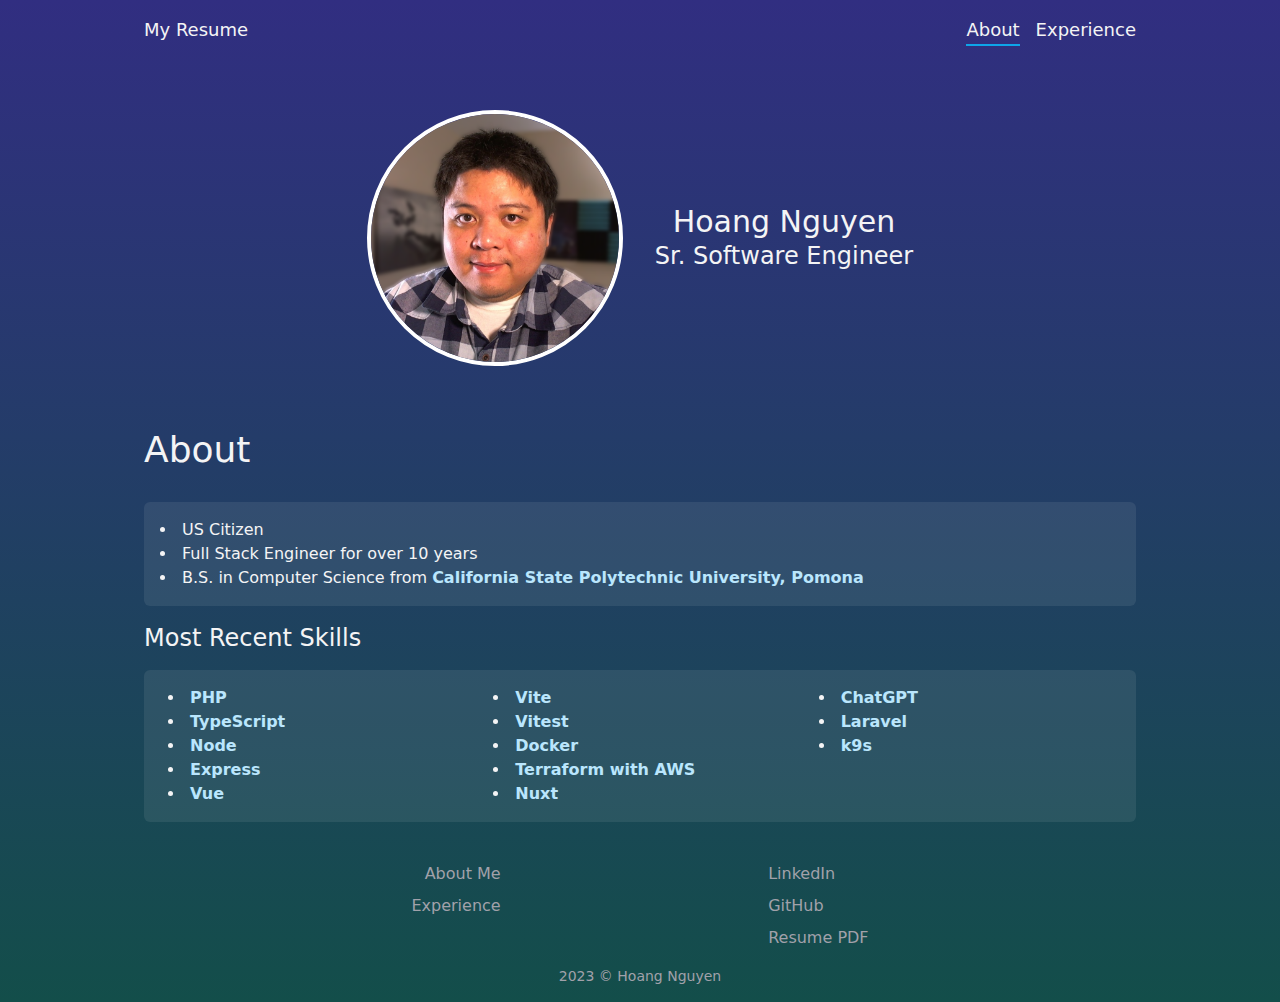
<file: index.html>
<!DOCTYPE html>
<html >
<head><meta charset="utf-8">
<meta name="viewport" content="width=device-width, initial-scale=1">
<title>My Resume - About</title>
<meta name="description" content="Hoang Nguyen's resume, skills, and education">
<meta property="og:title" content="My Resume - About">
<meta property="og:description" content="Hoang Nguyen's resume, skills, and education">
<link rel="preload" as="fetch" crossorigin="anonymous" href="/_payload.json">
<style>/*! tailwindcss v3.3.3 | MIT License | https://tailwindcss.com*/*,:after,:before{border:0 solid #e5e7eb;box-sizing:border-box}:after,:before{--tw-content:""}html{-webkit-text-size-adjust:100%;font-feature-settings:normal;font-family:ui-sans-serif,system-ui,-apple-system,BlinkMacSystemFont,Segoe UI,Roboto,Helvetica Neue,Arial,Noto Sans,sans-serif,Apple Color Emoji,Segoe UI Emoji,Segoe UI Symbol,Noto Color Emoji;font-variation-settings:normal;line-height:1.5;tab-size:4}body{line-height:inherit;margin:0}hr{border-top-width:1px;color:inherit;height:0}abbr:where([title]){-webkit-text-decoration:underline dotted;text-decoration:underline dotted}h1,h2,h3,h4,h5,h6{font-size:inherit;font-weight:inherit}a{color:inherit;text-decoration:inherit}b,strong{font-weight:bolder}code,kbd,pre,samp{font-family:ui-monospace,SFMono-Regular,Menlo,Monaco,Consolas,Liberation Mono,Courier New,monospace;font-size:1em}small{font-size:80%}sub,sup{font-size:75%;line-height:0;position:relative;vertical-align:baseline}sub{bottom:-.25em}sup{top:-.5em}table{border-collapse:collapse;border-color:inherit;text-indent:0}button,input,optgroup,select,textarea{font-feature-settings:inherit;color:inherit;font-family:inherit;font-size:100%;font-variation-settings:inherit;font-weight:inherit;line-height:inherit;margin:0;padding:0}button,select{text-transform:none}[type=button],[type=reset],[type=submit],button{-webkit-appearance:button;background-color:transparent;background-image:none}:-moz-focusring{outline:auto}:-moz-ui-invalid{box-shadow:none}progress{vertical-align:baseline}::-webkit-inner-spin-button,::-webkit-outer-spin-button{height:auto}[type=search]{-webkit-appearance:textfield;outline-offset:-2px}::-webkit-search-decoration{-webkit-appearance:none}::-webkit-file-upload-button{-webkit-appearance:button;font:inherit}summary{display:list-item}blockquote,dd,dl,figure,h1,h2,h3,h4,h5,h6,hr,p,pre{margin:0}fieldset{margin:0}fieldset,legend{padding:0}menu,ol,ul{list-style:none;margin:0;padding:0}dialog{padding:0}textarea{resize:vertical}input::placeholder,textarea::placeholder{color:#9ca3af;opacity:1}[role=button],button{cursor:pointer}:disabled{cursor:default}audio,canvas,embed,iframe,img,object,svg,video{display:block;vertical-align:middle}img,video{height:auto;max-width:100%}[hidden]{display:none}*,:after,:before{--tw-border-spacing-x:0;--tw-border-spacing-y:0;--tw-translate-x:0;--tw-translate-y:0;--tw-rotate:0;--tw-skew-x:0;--tw-skew-y:0;--tw-scale-x:1;--tw-scale-y:1;--tw-pan-x: ;--tw-pan-y: ;--tw-pinch-zoom: ;--tw-scroll-snap-strictness:proximity;--tw-gradient-from-position: ;--tw-gradient-via-position: ;--tw-gradient-to-position: ;--tw-ordinal: ;--tw-slashed-zero: ;--tw-numeric-figure: ;--tw-numeric-spacing: ;--tw-numeric-fraction: ;--tw-ring-inset: ;--tw-ring-offset-width:0px;--tw-ring-offset-color:#fff;--tw-ring-color:rgba(59,130,246,.5);--tw-ring-offset-shadow:0 0 #0000;--tw-ring-shadow:0 0 #0000;--tw-shadow:0 0 #0000;--tw-shadow-colored:0 0 #0000;--tw-blur: ;--tw-brightness: ;--tw-contrast: ;--tw-grayscale: ;--tw-hue-rotate: ;--tw-invert: ;--tw-saturate: ;--tw-sepia: ;--tw-drop-shadow: ;--tw-backdrop-blur: ;--tw-backdrop-brightness: ;--tw-backdrop-contrast: ;--tw-backdrop-grayscale: ;--tw-backdrop-hue-rotate: ;--tw-backdrop-invert: ;--tw-backdrop-opacity: ;--tw-backdrop-saturate: ;--tw-backdrop-sepia: }::backdrop{--tw-border-spacing-x:0;--tw-border-spacing-y:0;--tw-translate-x:0;--tw-translate-y:0;--tw-rotate:0;--tw-skew-x:0;--tw-skew-y:0;--tw-scale-x:1;--tw-scale-y:1;--tw-pan-x: ;--tw-pan-y: ;--tw-pinch-zoom: ;--tw-scroll-snap-strictness:proximity;--tw-gradient-from-position: ;--tw-gradient-via-position: ;--tw-gradient-to-position: ;--tw-ordinal: ;--tw-slashed-zero: ;--tw-numeric-figure: ;--tw-numeric-spacing: ;--tw-numeric-fraction: ;--tw-ring-inset: ;--tw-ring-offset-width:0px;--tw-ring-offset-color:#fff;--tw-ring-color:rgba(59,130,246,.5);--tw-ring-offset-shadow:0 0 #0000;--tw-ring-shadow:0 0 #0000;--tw-shadow:0 0 #0000;--tw-shadow-colored:0 0 #0000;--tw-blur: ;--tw-brightness: ;--tw-contrast: ;--tw-grayscale: ;--tw-hue-rotate: ;--tw-invert: ;--tw-saturate: ;--tw-sepia: ;--tw-drop-shadow: ;--tw-backdrop-blur: ;--tw-backdrop-brightness: ;--tw-backdrop-contrast: ;--tw-backdrop-grayscale: ;--tw-backdrop-hue-rotate: ;--tw-backdrop-invert: ;--tw-backdrop-opacity: ;--tw-backdrop-saturate: ;--tw-backdrop-sepia: }.m-4{margin:1rem}.mx-auto{margin-left:auto;margin-right:auto}.my-4{margin-bottom:1rem;margin-top:1rem}.my-8{margin-top:2rem}.mb-8,.my-8{margin-bottom:2rem}.mt-4{margin-top:1rem}.mt-8{margin-top:2rem}.flex{display:flex}.h-48{height:12rem}.min-h-\[300px\]{min-height:300px}.min-h-screen{min-height:100vh}.w-48{width:12rem}.max-w-5xl{max-width:64rem}.list-inside{list-style-position:inside}.list-disc{list-style-type:disc}.columns-2{column-count:2}.flex-col{flex-direction:column}.items-center{align-items:center}.justify-center{justify-content:center}.justify-between{justify-content:space-between}.gap-2{gap:.5rem}.gap-4{gap:1rem}.gap-8{gap:2rem}.rounded-full{border-radius:9999px}.rounded-md{border-radius:.375rem}.border-2{border-width:2px}.border-b-2{border-bottom-width:2px}.border-sky-500{--tw-border-opacity:1;border-color:rgb(14 165 233/var(--tw-border-opacity))}.border-white{--tw-border-opacity:1;border-color:rgb(255 255 255/var(--tw-border-opacity))}.bg-gray-300{--tw-bg-opacity:1;background-color:rgb(209 213 219/var(--tw-bg-opacity))}.bg-gray-300\/10{background-color:rgba(209,213,219,.1)}.bg-opacity-10{--tw-bg-opacity:0.1}.bg-gradient-to-t{background-image:linear-gradient(to top,var(--tw-gradient-stops))}.from-teal-900{--tw-gradient-from:#134e4a var(--tw-gradient-from-position);--tw-gradient-to:rgba(19,78,74,0) var(--tw-gradient-to-position);--tw-gradient-stops:var(--tw-gradient-from),var(--tw-gradient-to)}.to-indigo-900{--tw-gradient-to:#312e81 var(--tw-gradient-to-position)}.p-4{padding:1rem}.pl-2{padding-left:.5rem}.pl-4{padding-left:1rem}.pl-8{padding-left:2rem}.pt-2{padding-top:.5rem}.pt-4{padding-top:1rem}.text-center{text-align:center}.-indent-8{text-indent:-2rem}.text-2xl{font-size:1.5rem;line-height:2rem}.text-lg{font-size:1.125rem;line-height:1.75rem}.text-sm{font-size:.875rem;line-height:1.25rem}.text-xl{font-size:1.25rem;line-height:1.75rem}.font-bold{font-weight:700}.text-sky-200{--tw-text-opacity:1;color:rgb(186 230 253/var(--tw-text-opacity))}.text-sky-500{--tw-text-opacity:1;color:rgb(14 165 233/var(--tw-text-opacity))}.text-zinc-100{--tw-text-opacity:1;color:rgb(244 244 245/var(--tw-text-opacity))}.text-zinc-400{--tw-text-opacity:1;color:rgb(161 161 170/var(--tw-text-opacity))}.underline{text-decoration-line:underline}.blur{--tw-blur:blur(8px)}.blur,.filter{filter:var(--tw-blur) var(--tw-brightness) var(--tw-contrast) var(--tw-grayscale) var(--tw-hue-rotate) var(--tw-invert) var(--tw-saturate) var(--tw-sepia) var(--tw-drop-shadow)}.transition{transition-duration:.15s;transition-property:color,background-color,border-color,text-decoration-color,fill,stroke,opacity,box-shadow,transform,filter,-webkit-backdrop-filter;transition-property:color,background-color,border-color,text-decoration-color,fill,stroke,opacity,box-shadow,transform,filter,backdrop-filter;transition-property:color,background-color,border-color,text-decoration-color,fill,stroke,opacity,box-shadow,transform,filter,backdrop-filter,-webkit-backdrop-filter;transition-timing-function:cubic-bezier(.4,0,.2,1)}.hover\:text-sky-500:hover{--tw-text-opacity:1;color:rgb(14 165 233/var(--tw-text-opacity))}@media (min-width:640px){.sm\:h-64{height:16rem}.sm\:w-64{width:16rem}.sm\:columns-3{column-count:3}.sm\:columns-4{column-count:4}.sm\:grid-cols-2{grid-template-columns:repeat(2,minmax(0,1fr))}.sm\:flex-row{flex-direction:row}.sm\:justify-evenly{justify-content:space-evenly}.sm\:border-4{border-width:4px}.sm\:text-left{text-align:left}.sm\:text-right{text-align:right}.sm\:text-2xl{font-size:1.5rem;line-height:2rem}.sm\:text-3xl{font-size:1.875rem;line-height:2.25rem}.sm\:text-4xl{font-size:2.25rem;line-height:2.5rem}.sm\:text-lg{font-size:1.125rem;line-height:1.75rem}}</style>
<style>.page-enter-active,.page-leave-active{transition:all .4s}.page-enter-from,.page-leave-to{filter:blur(1rem);opacity:0}</style>
<link rel="modulepreload" as="script" crossorigin href="/_nuxt/entry.130f2c2e.js">
<link rel="modulepreload" as="script" crossorigin href="/_nuxt/default.937ce254.js">
<link rel="modulepreload" as="script" crossorigin href="/_nuxt/nuxt-link.d68981b8.js">
<link rel="modulepreload" as="script" crossorigin href="/_nuxt/config.036deaa9.js">
<link rel="modulepreload" as="script" crossorigin href="/_nuxt/index.e5c090b8.js">
<link rel="modulepreload" as="script" crossorigin href="/_nuxt/PageTitle.vue.6eba6ed3.js">
<link rel="modulepreload" as="script" crossorigin href="/_nuxt/vue.f36acd1f.cd23743b.js">
<link rel="prefetch" as="script" crossorigin href="/_nuxt/error-404.7fd46784.js">
<link rel="prefetch" as="script" crossorigin href="/_nuxt/error-500.3273935d.js">
<script type="module" src="/_nuxt/entry.130f2c2e.js" crossorigin></script>
<script id="unhead:payload" type="application/json">{"title":"My Resume - About"}</script></head>
<body ><div id="__nuxt"><div class="min-h-screen bg-gradient-to-t from-teal-900 to-indigo-900 text-zinc-100"><div class="mx-auto max-w-5xl"><header class="text-md flex justify-between p-4 sm:text-lg"><h2>My Resume</h2><nav class="flex gap-4"><a aria-current="page" href="/" class="router-link-active router-link-exact-active hover:text-sky-500 border-b-2 border-sky-500">About</a><a href="/experience" class="hover:text-sky-500">Experience</a></nav></header><section class="mt-8 flex justify-center gap-8 p-4"><img src="/me_blur.png" alt="a picture of me" class="h-48 w-48 rounded-full border-2 border-white sm:h-64 sm:w-64 sm:border-4"><div class="flex flex-col items-center justify-center"><h3 class="text-xl sm:text-3xl">Hoang Nguyen</h3><h4 class="text-md sm:text-2xl">Sr. Software Engineer</h4></div></section><!--[--><main class="min-h-[300px] p-4"><h1 class="my-8 text-2xl sm:text-4xl">About</h1><section class="rounded-md bg-gray-300 bg-opacity-10 p-4"><ul class="list-inside list-disc pl-8 -indent-8"><!--[--><li>US Citizen</li><li>Full Stack Engineer for over 10 years</li><!--]--><li>B.S. in Computer Science from <a href="https://www.cpp.edu/" rel="noopener noreferrer" target="_blank" class="font-bold text-sky-200">California State Polytechnic University, Pomona</a></li></ul></section><h2 class="my-4 text-lg sm:text-2xl">Most Recent Skills</h2><section class="rounded-md bg-gray-300 bg-opacity-10 p-4 sm:columns-3"><ul class="list-inside list-disc pl-2"><!--[--><li><a href="https://phpunit.de/" rel="noopener noreferrer" target="_blank" class="font-bold text-sky-200">PHP</a></li><li><a href="https://typescriptlang.org/" rel="noopener noreferrer" target="_blank" class="font-bold text-sky-200">TypeScript</a></li><li><a href="https://nodejs.org/en" rel="noopener noreferrer" target="_blank" class="font-bold text-sky-200">Node</a></li><li><a href="https://expressjs.com/" rel="noopener noreferrer" target="_blank" class="font-bold text-sky-200">Express</a></li><li><a href="https://vuejs.org/" rel="noopener noreferrer" target="_blank" class="font-bold text-sky-200">Vue</a></li><li><a href="https://vitejs.dev/" rel="noopener noreferrer" target="_blank" class="font-bold text-sky-200">Vite</a></li><li><a href="https://vitest.dev/" rel="noopener noreferrer" target="_blank" class="font-bold text-sky-200">Vitest</a></li><li><a href="https://docker.com/" rel="noopener noreferrer" target="_blank" class="font-bold text-sky-200">Docker</a></li><li><a href="https://terraform.io/" rel="noopener noreferrer" target="_blank" class="font-bold text-sky-200">Terraform with AWS</a></li><li><a href="https://nuxt.com/" rel="noopener noreferrer" target="_blank" class="font-bold text-sky-200">Nuxt</a></li><li><a href="https://chat.openai.com" rel="noopener noreferrer" target="_blank" class="font-bold text-sky-200">ChatGPT</a></li><li><a href="https://laravel.com/" rel="noopener noreferrer" target="_blank" class="font-bold text-sky-200">Laravel</a></li><li><a href="https://k9scli.io/" rel="noopener noreferrer" target="_blank" class="font-bold text-sky-200">k9s</a></li><!--]--></ul></section></main><!--]--><footer class="flex flex-col p-4 text-zinc-400"><div class="flex flex-col sm:grid-cols-2 sm:flex-row sm:justify-evenly"><ul role="navigation" class="flex flex-col gap-2 pt-2 text-center sm:text-right"><li><a aria-current="page" href="/" class="router-link-active router-link-exact-active hover:text-sky-500">About Me</a></li><li><a href="/experience" class="hover:text-sky-500">Experience</a></li></ul><ul role="navigation" class="flex flex-col gap-2 pt-2 text-center sm:text-left"><li><a href="https://www.linkedin.com/in/hoangn/" rel="noopener noreferrer" target="_blank" class="hover:text-sky-500">LinkedIn</a></li><li><a href="https://github.com/mmxcrono" rel="noopener noreferrer" target="_blank" class="hover:text-sky-500">GitHub</a></li><li><a href="resume.pdf" rel="noopener noreferrer" target="_blank" class="hover:text-sky-500">Resume PDF</a></li></ul></div><p class="pt-4 text-center text-sm">2023 © Hoang Nguyen</p></footer></div></div></div><script type="application/json" id="__NUXT_DATA__" data-ssr="true" data-src="/_payload.json">[{"state":1,"_errors":14,"serverRendered":13,"path":17,"prerenderedAt":18},["Reactive",2],{"$ssite-config":3},{"_context":4,"url":9,"defaultLocale":10,"trailingSlash":11,"name":12,"indexable":13,"debug":11},{"url":5,"defaultLocale":6,"trailingSlash":6,"name":7,"indexable":8,"debug":5},"nuxt-site-config:config","defaults","package.json","system","https://mmxcrono.github.io/","en",false,"nuxt-app",true,["Reactive",15],{"F4ECVDPI80":16},null,"/",1723760163404]</script>
<script>window.__NUXT__={};window.__NUXT__.config={public:{"nuxt-site-config":{siteConfig:{_context:{defaultLocale:"defaults",trailingSlash:"defaults",name:"package.json",indexable:"system",debug:"nuxt-site-config:config",url:"nuxt-site-config:config"},defaultLocale:"en",trailingSlash:false,name:"nuxt-app",indexable:true,debug:false,url:"https://mmxcrono.github.io/"},version:"1.3.0"}},app:{baseURL:"/",buildAssetsDir:"/_nuxt/",cdnURL:""}}</script></body>
</html>
</file>
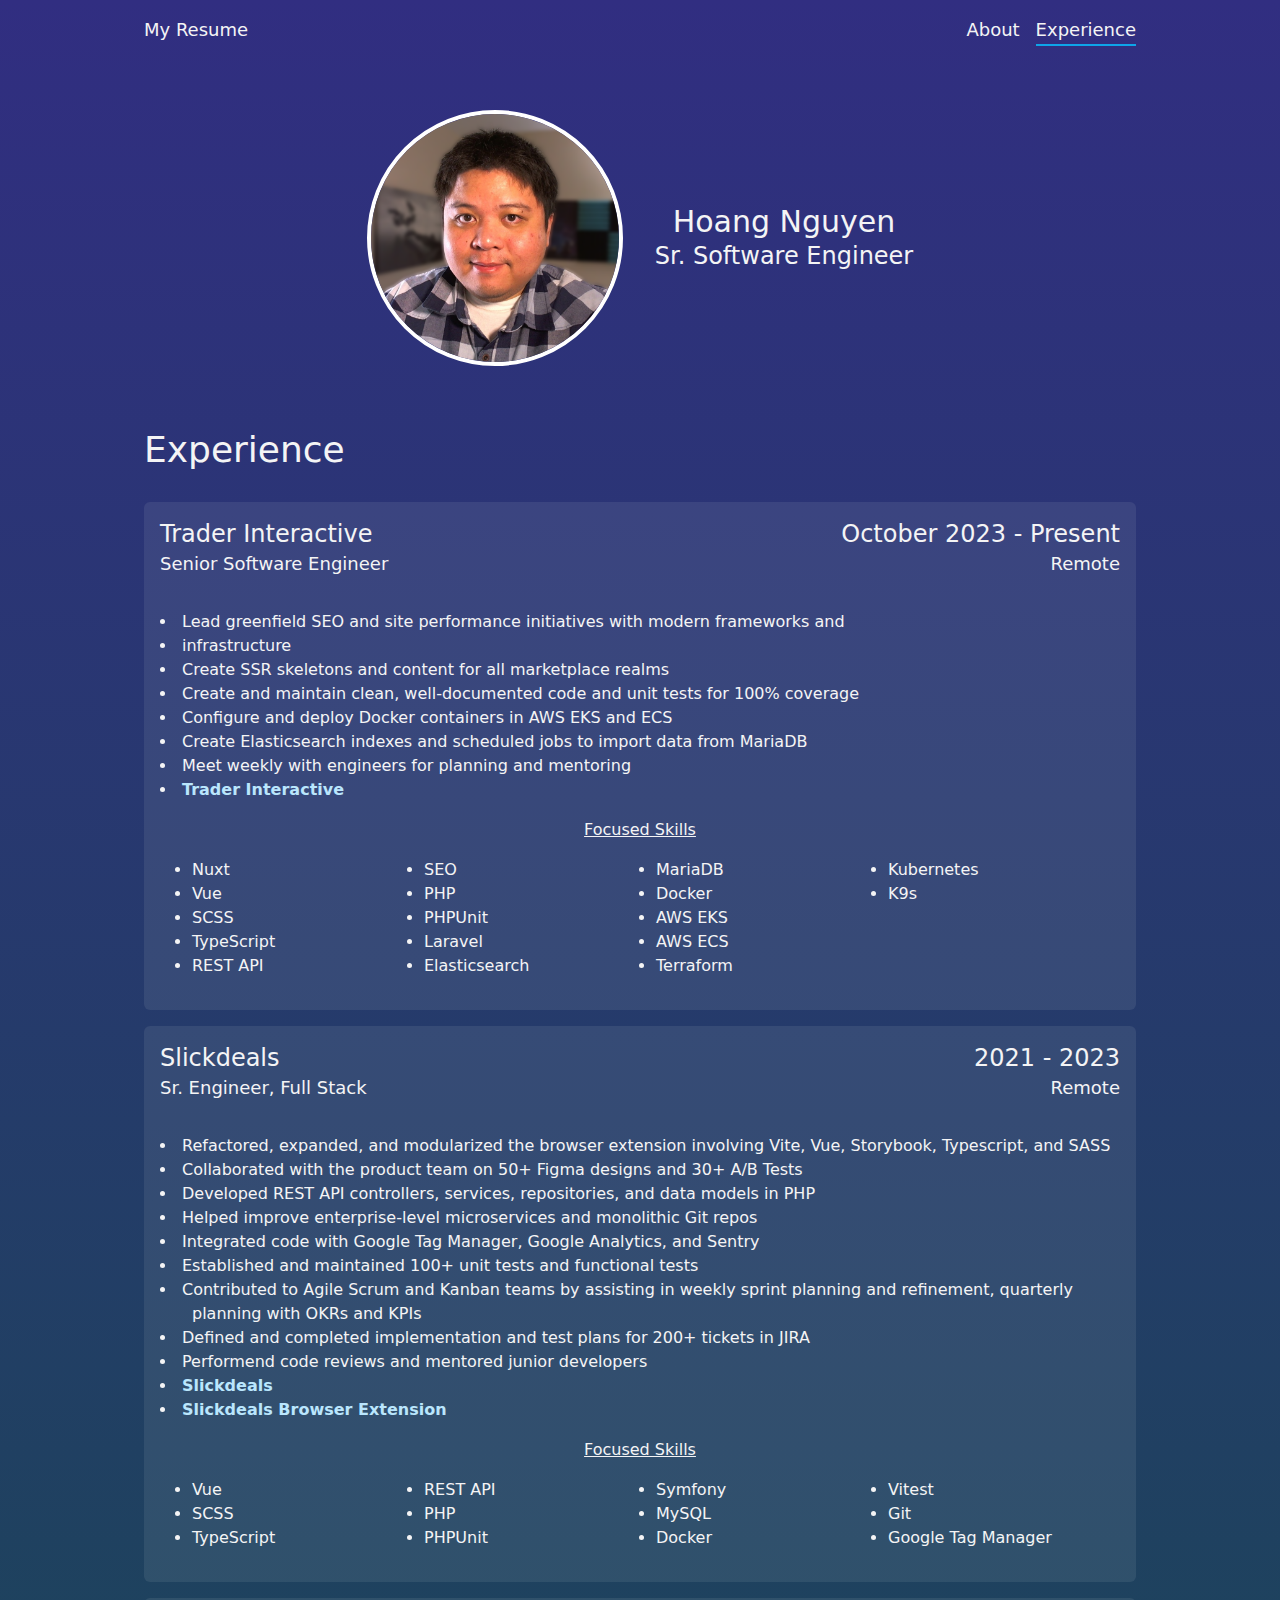
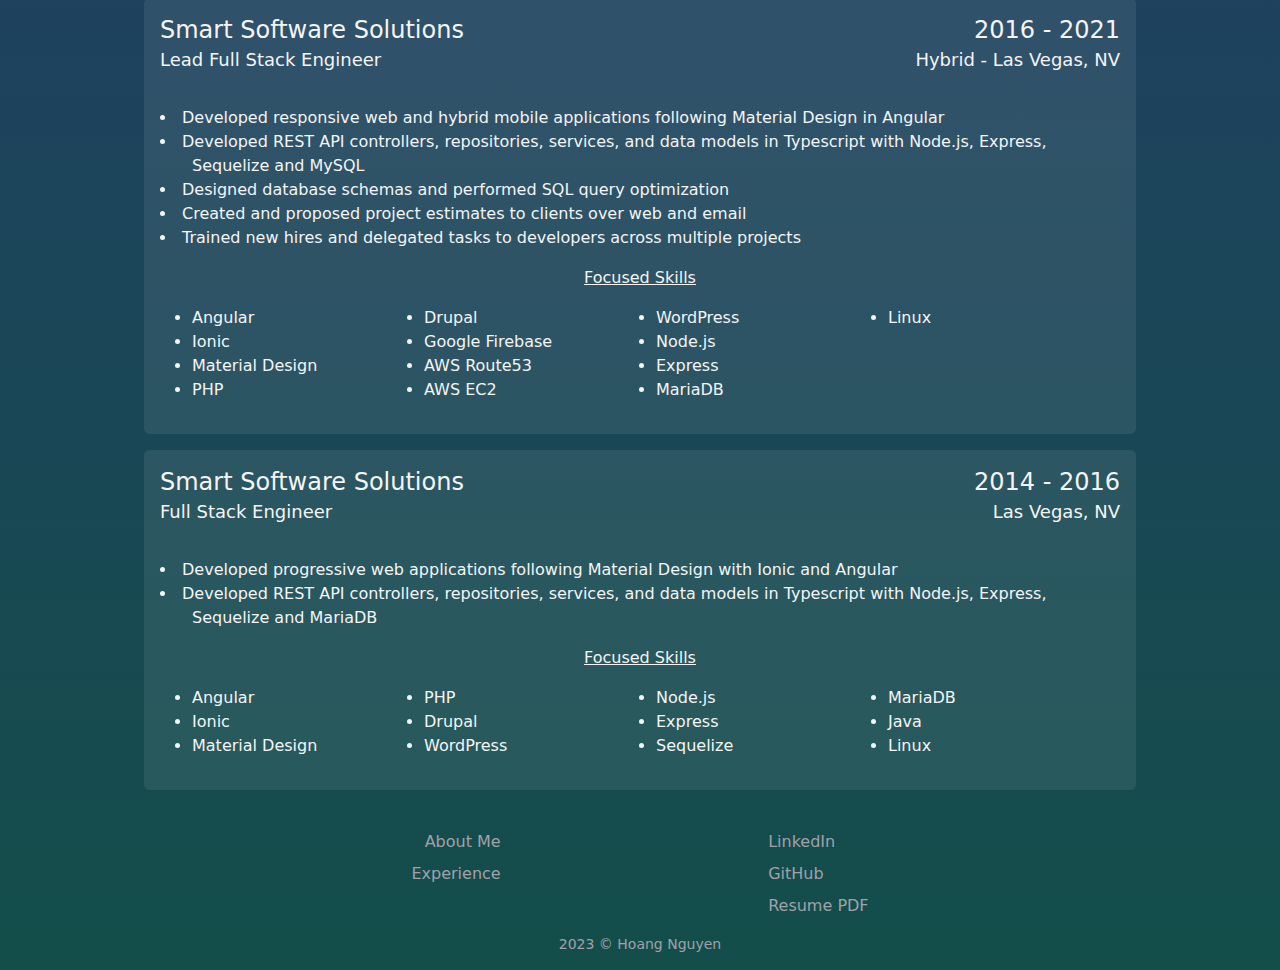
<file: experience/index.html>
<!DOCTYPE html>
<html >
<head><meta charset="utf-8">
<meta name="viewport" content="width=device-width, initial-scale=1">
<title>My Resume - Experience</title>
<meta name="description" content="Hoang Nguyen has over 10 years of full-stack software development work experience">
<meta property="og:title" content="My Resume - Experience">
<meta property="og:description" content="Hoang Nguyen has over 10 years of full-stack software development work experience">
<link rel="preload" as="fetch" crossorigin="anonymous" href="/experience/_payload.json">
<style>/*! tailwindcss v3.3.3 | MIT License | https://tailwindcss.com*/*,:after,:before{border:0 solid #e5e7eb;box-sizing:border-box}:after,:before{--tw-content:""}html{-webkit-text-size-adjust:100%;font-feature-settings:normal;font-family:ui-sans-serif,system-ui,-apple-system,BlinkMacSystemFont,Segoe UI,Roboto,Helvetica Neue,Arial,Noto Sans,sans-serif,Apple Color Emoji,Segoe UI Emoji,Segoe UI Symbol,Noto Color Emoji;font-variation-settings:normal;line-height:1.5;tab-size:4}body{line-height:inherit;margin:0}hr{border-top-width:1px;color:inherit;height:0}abbr:where([title]){-webkit-text-decoration:underline dotted;text-decoration:underline dotted}h1,h2,h3,h4,h5,h6{font-size:inherit;font-weight:inherit}a{color:inherit;text-decoration:inherit}b,strong{font-weight:bolder}code,kbd,pre,samp{font-family:ui-monospace,SFMono-Regular,Menlo,Monaco,Consolas,Liberation Mono,Courier New,monospace;font-size:1em}small{font-size:80%}sub,sup{font-size:75%;line-height:0;position:relative;vertical-align:baseline}sub{bottom:-.25em}sup{top:-.5em}table{border-collapse:collapse;border-color:inherit;text-indent:0}button,input,optgroup,select,textarea{font-feature-settings:inherit;color:inherit;font-family:inherit;font-size:100%;font-variation-settings:inherit;font-weight:inherit;line-height:inherit;margin:0;padding:0}button,select{text-transform:none}[type=button],[type=reset],[type=submit],button{-webkit-appearance:button;background-color:transparent;background-image:none}:-moz-focusring{outline:auto}:-moz-ui-invalid{box-shadow:none}progress{vertical-align:baseline}::-webkit-inner-spin-button,::-webkit-outer-spin-button{height:auto}[type=search]{-webkit-appearance:textfield;outline-offset:-2px}::-webkit-search-decoration{-webkit-appearance:none}::-webkit-file-upload-button{-webkit-appearance:button;font:inherit}summary{display:list-item}blockquote,dd,dl,figure,h1,h2,h3,h4,h5,h6,hr,p,pre{margin:0}fieldset{margin:0}fieldset,legend{padding:0}menu,ol,ul{list-style:none;margin:0;padding:0}dialog{padding:0}textarea{resize:vertical}input::placeholder,textarea::placeholder{color:#9ca3af;opacity:1}[role=button],button{cursor:pointer}:disabled{cursor:default}audio,canvas,embed,iframe,img,object,svg,video{display:block;vertical-align:middle}img,video{height:auto;max-width:100%}[hidden]{display:none}*,:after,:before{--tw-border-spacing-x:0;--tw-border-spacing-y:0;--tw-translate-x:0;--tw-translate-y:0;--tw-rotate:0;--tw-skew-x:0;--tw-skew-y:0;--tw-scale-x:1;--tw-scale-y:1;--tw-pan-x: ;--tw-pan-y: ;--tw-pinch-zoom: ;--tw-scroll-snap-strictness:proximity;--tw-gradient-from-position: ;--tw-gradient-via-position: ;--tw-gradient-to-position: ;--tw-ordinal: ;--tw-slashed-zero: ;--tw-numeric-figure: ;--tw-numeric-spacing: ;--tw-numeric-fraction: ;--tw-ring-inset: ;--tw-ring-offset-width:0px;--tw-ring-offset-color:#fff;--tw-ring-color:rgba(59,130,246,.5);--tw-ring-offset-shadow:0 0 #0000;--tw-ring-shadow:0 0 #0000;--tw-shadow:0 0 #0000;--tw-shadow-colored:0 0 #0000;--tw-blur: ;--tw-brightness: ;--tw-contrast: ;--tw-grayscale: ;--tw-hue-rotate: ;--tw-invert: ;--tw-saturate: ;--tw-sepia: ;--tw-drop-shadow: ;--tw-backdrop-blur: ;--tw-backdrop-brightness: ;--tw-backdrop-contrast: ;--tw-backdrop-grayscale: ;--tw-backdrop-hue-rotate: ;--tw-backdrop-invert: ;--tw-backdrop-opacity: ;--tw-backdrop-saturate: ;--tw-backdrop-sepia: }::backdrop{--tw-border-spacing-x:0;--tw-border-spacing-y:0;--tw-translate-x:0;--tw-translate-y:0;--tw-rotate:0;--tw-skew-x:0;--tw-skew-y:0;--tw-scale-x:1;--tw-scale-y:1;--tw-pan-x: ;--tw-pan-y: ;--tw-pinch-zoom: ;--tw-scroll-snap-strictness:proximity;--tw-gradient-from-position: ;--tw-gradient-via-position: ;--tw-gradient-to-position: ;--tw-ordinal: ;--tw-slashed-zero: ;--tw-numeric-figure: ;--tw-numeric-spacing: ;--tw-numeric-fraction: ;--tw-ring-inset: ;--tw-ring-offset-width:0px;--tw-ring-offset-color:#fff;--tw-ring-color:rgba(59,130,246,.5);--tw-ring-offset-shadow:0 0 #0000;--tw-ring-shadow:0 0 #0000;--tw-shadow:0 0 #0000;--tw-shadow-colored:0 0 #0000;--tw-blur: ;--tw-brightness: ;--tw-contrast: ;--tw-grayscale: ;--tw-hue-rotate: ;--tw-invert: ;--tw-saturate: ;--tw-sepia: ;--tw-drop-shadow: ;--tw-backdrop-blur: ;--tw-backdrop-brightness: ;--tw-backdrop-contrast: ;--tw-backdrop-grayscale: ;--tw-backdrop-hue-rotate: ;--tw-backdrop-invert: ;--tw-backdrop-opacity: ;--tw-backdrop-saturate: ;--tw-backdrop-sepia: }.m-4{margin:1rem}.mx-auto{margin-left:auto;margin-right:auto}.my-4{margin-bottom:1rem;margin-top:1rem}.my-8{margin-top:2rem}.mb-8,.my-8{margin-bottom:2rem}.mt-4{margin-top:1rem}.mt-8{margin-top:2rem}.flex{display:flex}.h-48{height:12rem}.min-h-\[300px\]{min-height:300px}.min-h-screen{min-height:100vh}.w-48{width:12rem}.max-w-5xl{max-width:64rem}.list-inside{list-style-position:inside}.list-disc{list-style-type:disc}.columns-2{column-count:2}.flex-col{flex-direction:column}.items-center{align-items:center}.justify-center{justify-content:center}.justify-between{justify-content:space-between}.gap-2{gap:.5rem}.gap-4{gap:1rem}.gap-8{gap:2rem}.rounded-full{border-radius:9999px}.rounded-md{border-radius:.375rem}.border-2{border-width:2px}.border-b-2{border-bottom-width:2px}.border-sky-500{--tw-border-opacity:1;border-color:rgb(14 165 233/var(--tw-border-opacity))}.border-white{--tw-border-opacity:1;border-color:rgb(255 255 255/var(--tw-border-opacity))}.bg-gray-300{--tw-bg-opacity:1;background-color:rgb(209 213 219/var(--tw-bg-opacity))}.bg-gray-300\/10{background-color:rgba(209,213,219,.1)}.bg-opacity-10{--tw-bg-opacity:0.1}.bg-gradient-to-t{background-image:linear-gradient(to top,var(--tw-gradient-stops))}.from-teal-900{--tw-gradient-from:#134e4a var(--tw-gradient-from-position);--tw-gradient-to:rgba(19,78,74,0) var(--tw-gradient-to-position);--tw-gradient-stops:var(--tw-gradient-from),var(--tw-gradient-to)}.to-indigo-900{--tw-gradient-to:#312e81 var(--tw-gradient-to-position)}.p-4{padding:1rem}.pl-2{padding-left:.5rem}.pl-4{padding-left:1rem}.pl-8{padding-left:2rem}.pt-2{padding-top:.5rem}.pt-4{padding-top:1rem}.text-center{text-align:center}.-indent-8{text-indent:-2rem}.text-2xl{font-size:1.5rem;line-height:2rem}.text-lg{font-size:1.125rem;line-height:1.75rem}.text-sm{font-size:.875rem;line-height:1.25rem}.text-xl{font-size:1.25rem;line-height:1.75rem}.font-bold{font-weight:700}.text-sky-200{--tw-text-opacity:1;color:rgb(186 230 253/var(--tw-text-opacity))}.text-sky-500{--tw-text-opacity:1;color:rgb(14 165 233/var(--tw-text-opacity))}.text-zinc-100{--tw-text-opacity:1;color:rgb(244 244 245/var(--tw-text-opacity))}.text-zinc-400{--tw-text-opacity:1;color:rgb(161 161 170/var(--tw-text-opacity))}.underline{text-decoration-line:underline}.blur{--tw-blur:blur(8px)}.blur,.filter{filter:var(--tw-blur) var(--tw-brightness) var(--tw-contrast) var(--tw-grayscale) var(--tw-hue-rotate) var(--tw-invert) var(--tw-saturate) var(--tw-sepia) var(--tw-drop-shadow)}.transition{transition-duration:.15s;transition-property:color,background-color,border-color,text-decoration-color,fill,stroke,opacity,box-shadow,transform,filter,-webkit-backdrop-filter;transition-property:color,background-color,border-color,text-decoration-color,fill,stroke,opacity,box-shadow,transform,filter,backdrop-filter;transition-property:color,background-color,border-color,text-decoration-color,fill,stroke,opacity,box-shadow,transform,filter,backdrop-filter,-webkit-backdrop-filter;transition-timing-function:cubic-bezier(.4,0,.2,1)}.hover\:text-sky-500:hover{--tw-text-opacity:1;color:rgb(14 165 233/var(--tw-text-opacity))}@media (min-width:640px){.sm\:h-64{height:16rem}.sm\:w-64{width:16rem}.sm\:columns-3{column-count:3}.sm\:columns-4{column-count:4}.sm\:grid-cols-2{grid-template-columns:repeat(2,minmax(0,1fr))}.sm\:flex-row{flex-direction:row}.sm\:justify-evenly{justify-content:space-evenly}.sm\:border-4{border-width:4px}.sm\:text-left{text-align:left}.sm\:text-right{text-align:right}.sm\:text-2xl{font-size:1.5rem;line-height:2rem}.sm\:text-3xl{font-size:1.875rem;line-height:2.25rem}.sm\:text-4xl{font-size:2.25rem;line-height:2.5rem}.sm\:text-lg{font-size:1.125rem;line-height:1.75rem}}</style>
<style>.page-enter-active,.page-leave-active{transition:all .4s}.page-enter-from,.page-leave-to{filter:blur(1rem);opacity:0}</style>
<link rel="modulepreload" as="script" crossorigin href="/_nuxt/entry.130f2c2e.js">
<link rel="modulepreload" as="script" crossorigin href="/_nuxt/default.937ce254.js">
<link rel="modulepreload" as="script" crossorigin href="/_nuxt/nuxt-link.d68981b8.js">
<link rel="modulepreload" as="script" crossorigin href="/_nuxt/config.036deaa9.js">
<link rel="modulepreload" as="script" crossorigin href="/_nuxt/experience.fd696281.js">
<link rel="modulepreload" as="script" crossorigin href="/_nuxt/PageTitle.vue.6eba6ed3.js">
<link rel="modulepreload" as="script" crossorigin href="/_nuxt/vue.f36acd1f.cd23743b.js">
<link rel="prefetch" as="script" crossorigin href="/_nuxt/error-404.7fd46784.js">
<link rel="prefetch" as="script" crossorigin href="/_nuxt/error-500.3273935d.js">
<script type="module" src="/_nuxt/entry.130f2c2e.js" crossorigin></script>
<script id="unhead:payload" type="application/json">{"title":"My Resume - Experience"}</script></head>
<body ><div id="__nuxt"><div class="min-h-screen bg-gradient-to-t from-teal-900 to-indigo-900 text-zinc-100"><div class="mx-auto max-w-5xl"><header class="text-md flex justify-between p-4 sm:text-lg"><h2>My Resume</h2><nav class="flex gap-4"><a href="/" class="hover:text-sky-500">About</a><a aria-current="page" href="/experience" class="router-link-active router-link-exact-active hover:text-sky-500 border-b-2 border-sky-500">Experience</a></nav></header><section class="mt-8 flex justify-center gap-8 p-4"><img src="/me_blur.png" alt="a picture of me" class="h-48 w-48 rounded-full border-2 border-white sm:h-64 sm:w-64 sm:border-4"><div class="flex flex-col items-center justify-center"><h3 class="text-xl sm:text-3xl">Hoang Nguyen</h3><h4 class="text-md sm:text-2xl">Sr. Software Engineer</h4></div></section><!--[--><main class="min-h-[300px] p-4"><h1 class="my-8 text-2xl sm:text-4xl">Experience</h1><!--[--><section class="mt-4 rounded-md bg-gray-300/10 p-4"><div class="flex justify-between text-lg sm:text-2xl"><h2>Trader Interactive</h2><span>October 2023 - Present</span></div><div class="mb-8 flex justify-between sm:text-lg"><span>Senior Software Engineer</span><span>Remote</span></div><ul class="mt-4 list-inside list-disc pl-8 -indent-8"><!--[--><li>Lead greenfield SEO and site performance initiatives with modern frameworks and</li><li>infrastructure</li><li>Create SSR skeletons and content for all marketplace realms</li><li>Create and maintain clean, well-documented code and unit tests for 100% coverage</li><li>Configure and deploy Docker containers in AWS EKS and ECS</li><li>Create Elasticsearch indexes and scheduled jobs to import data from MariaDB</li><li>Meet weekly with engineers for planning and mentoring</li><!--]--><!--[--><li><a href="https://traderinteractive.com/" rel="noopener noreferrer" target="_blank" class="font-bold text-sky-200">Trader Interactive</a></li><!--]--></ul><h3 class="my-4 text-center underline">Focused Skills</h3><ul class="m-4 list-disc columns-2 pl-4 sm:columns-4"><!--[--><li class="">Nuxt</li><li class="">Vue</li><li class="">SCSS</li><li class="">TypeScript</li><li class="">REST API</li><li class="">SEO</li><li class="">PHP</li><li class="">PHPUnit</li><li class="">Laravel</li><li class="">Elasticsearch</li><li class="">MariaDB</li><li class="">Docker</li><li class="">AWS EKS</li><li class="">AWS ECS</li><li class="">Terraform</li><li class="">Kubernetes</li><li class="">K9s</li><!--]--></ul></section><section class="mt-4 rounded-md bg-gray-300/10 p-4"><div class="flex justify-between text-lg sm:text-2xl"><h2>Slickdeals</h2><span>2021 - 2023</span></div><div class="mb-8 flex justify-between sm:text-lg"><span>Sr. Engineer, Full Stack</span><span>Remote</span></div><ul class="mt-4 list-inside list-disc pl-8 -indent-8"><!--[--><li>Refactored, expanded, and modularized the browser extension involving Vite, Vue, Storybook, Typescript, and SASS</li><li>Collaborated with the product team on 50+ Figma designs and 30+ A/B Tests</li><li>Developed REST API controllers, services, repositories, and data models in PHP</li><li>Helped improve enterprise-level microservices and monolithic Git repos</li><li>Integrated code with Google Tag Manager, Google Analytics, and Sentry</li><li>Established and maintained 100+ unit tests and functional tests</li><li>Contributed to Agile Scrum and Kanban teams by assisting in weekly sprint planning and refinement, quarterly planning with OKRs and KPIs</li><li>Defined and completed implementation and test plans for 200+ tickets in JIRA</li><li>Performend code reviews and mentored junior developers</li><!--]--><!--[--><li><a href="https://slickdeals.net/" rel="noopener noreferrer" target="_blank" class="font-bold text-sky-200">Slickdeals</a></li><li><a href="https://slickdeals.net/extension/" rel="noopener noreferrer" target="_blank" class="font-bold text-sky-200">Slickdeals Browser Extension</a></li><!--]--></ul><h3 class="my-4 text-center underline">Focused Skills</h3><ul class="m-4 list-disc columns-2 pl-4 sm:columns-4"><!--[--><li class="">Vue</li><li class="">SCSS</li><li class="">TypeScript</li><li class="">REST API</li><li class="">PHP</li><li class="">PHPUnit</li><li class="">Symfony</li><li class="">MySQL</li><li class="">Docker</li><li class="">Vitest</li><li class="">Git</li><li class="">Google Tag Manager</li><!--]--></ul></section><section class="mt-4 rounded-md bg-gray-300/10 p-4"><div class="flex justify-between text-lg sm:text-2xl"><h2>Smart Software Solutions</h2><span>2016 - 2021</span></div><div class="mb-8 flex justify-between sm:text-lg"><span>Lead Full Stack Engineer</span><span>Hybrid - Las Vegas, NV</span></div><ul class="mt-4 list-inside list-disc pl-8 -indent-8"><!--[--><li>Developed responsive web and hybrid mobile applications following Material Design in Angular</li><li>Developed REST API controllers, repositories, services, and data models in Typescript with Node.js, Express, Sequelize and MySQL</li><li>Designed database schemas and performed SQL query optimization</li><li>Created and proposed project estimates to clients over web and email</li><li>Trained new hires and delegated tasks to developers across multiple projects</li><!--]--><!--[--><!--]--></ul><h3 class="my-4 text-center underline">Focused Skills</h3><ul class="m-4 list-disc columns-2 pl-4 sm:columns-4"><!--[--><li class="">Angular</li><li class="">Ionic</li><li class="">Material Design</li><li class="">PHP</li><li class="">Drupal</li><li class="">Google Firebase</li><li class="">AWS Route53</li><li class="">AWS EC2</li><li class="">WordPress</li><li class="">Node.js</li><li class="">Express</li><li class="">MariaDB</li><li class="">Linux</li><!--]--></ul></section><section class="mt-4 rounded-md bg-gray-300/10 p-4"><div class="flex justify-between text-lg sm:text-2xl"><h2>Smart Software Solutions</h2><span>2014 - 2016</span></div><div class="mb-8 flex justify-between sm:text-lg"><span>Full Stack Engineer</span><span>Las Vegas, NV</span></div><ul class="mt-4 list-inside list-disc pl-8 -indent-8"><!--[--><li>Developed progressive web applications following Material Design with Ionic and Angular</li><li>Developed REST API controllers, repositories, services, and data models in Typescript with Node.js, Express, Sequelize and MariaDB</li><!--]--><!--[--><!--]--></ul><h3 class="my-4 text-center underline">Focused Skills</h3><ul class="m-4 list-disc columns-2 pl-4 sm:columns-4"><!--[--><li class="">Angular</li><li class="">Ionic</li><li class="">Material Design</li><li class="">PHP</li><li class="">Drupal</li><li class="">WordPress</li><li class="">Node.js</li><li class="">Express</li><li class="">Sequelize</li><li class="">MariaDB</li><li class="">Java</li><li class="">Linux</li><!--]--></ul></section><!--]--></main><!--]--><footer class="flex flex-col p-4 text-zinc-400"><div class="flex flex-col sm:grid-cols-2 sm:flex-row sm:justify-evenly"><ul role="navigation" class="flex flex-col gap-2 pt-2 text-center sm:text-right"><li><a href="/" class="hover:text-sky-500">About Me</a></li><li><a aria-current="page" href="/experience" class="router-link-active router-link-exact-active hover:text-sky-500">Experience</a></li></ul><ul role="navigation" class="flex flex-col gap-2 pt-2 text-center sm:text-left"><li><a href="https://www.linkedin.com/in/hoangn/" rel="noopener noreferrer" target="_blank" class="hover:text-sky-500">LinkedIn</a></li><li><a href="https://github.com/mmxcrono" rel="noopener noreferrer" target="_blank" class="hover:text-sky-500">GitHub</a></li><li><a href="resume.pdf" rel="noopener noreferrer" target="_blank" class="hover:text-sky-500">Resume PDF</a></li></ul></div><p class="pt-4 text-center text-sm">2023 © Hoang Nguyen</p></footer></div></div></div><script type="application/json" id="__NUXT_DATA__" data-ssr="true" data-src="/experience/_payload.json">[{"state":1,"_errors":14,"serverRendered":13,"path":17,"prerenderedAt":18},["Reactive",2],{"$ssite-config":3},{"_context":4,"url":9,"defaultLocale":10,"trailingSlash":11,"name":12,"indexable":13,"debug":11},{"url":5,"defaultLocale":6,"trailingSlash":6,"name":7,"indexable":8,"debug":5},"nuxt-site-config:config","defaults","package.json","system","https://mmxcrono.github.io/","en",false,"nuxt-app",true,["Reactive",15],{"mqlsFnRQXP":16},null,"/experience",1723760163403]</script>
<script>window.__NUXT__={};window.__NUXT__.config={public:{"nuxt-site-config":{siteConfig:{_context:{defaultLocale:"defaults",trailingSlash:"defaults",name:"package.json",indexable:"system",debug:"nuxt-site-config:config",url:"nuxt-site-config:config"},defaultLocale:"en",trailingSlash:false,name:"nuxt-app",indexable:true,debug:false,url:"https://mmxcrono.github.io/"},version:"1.3.0"}},app:{baseURL:"/",buildAssetsDir:"/_nuxt/",cdnURL:""}}</script></body>
</html>
</file>
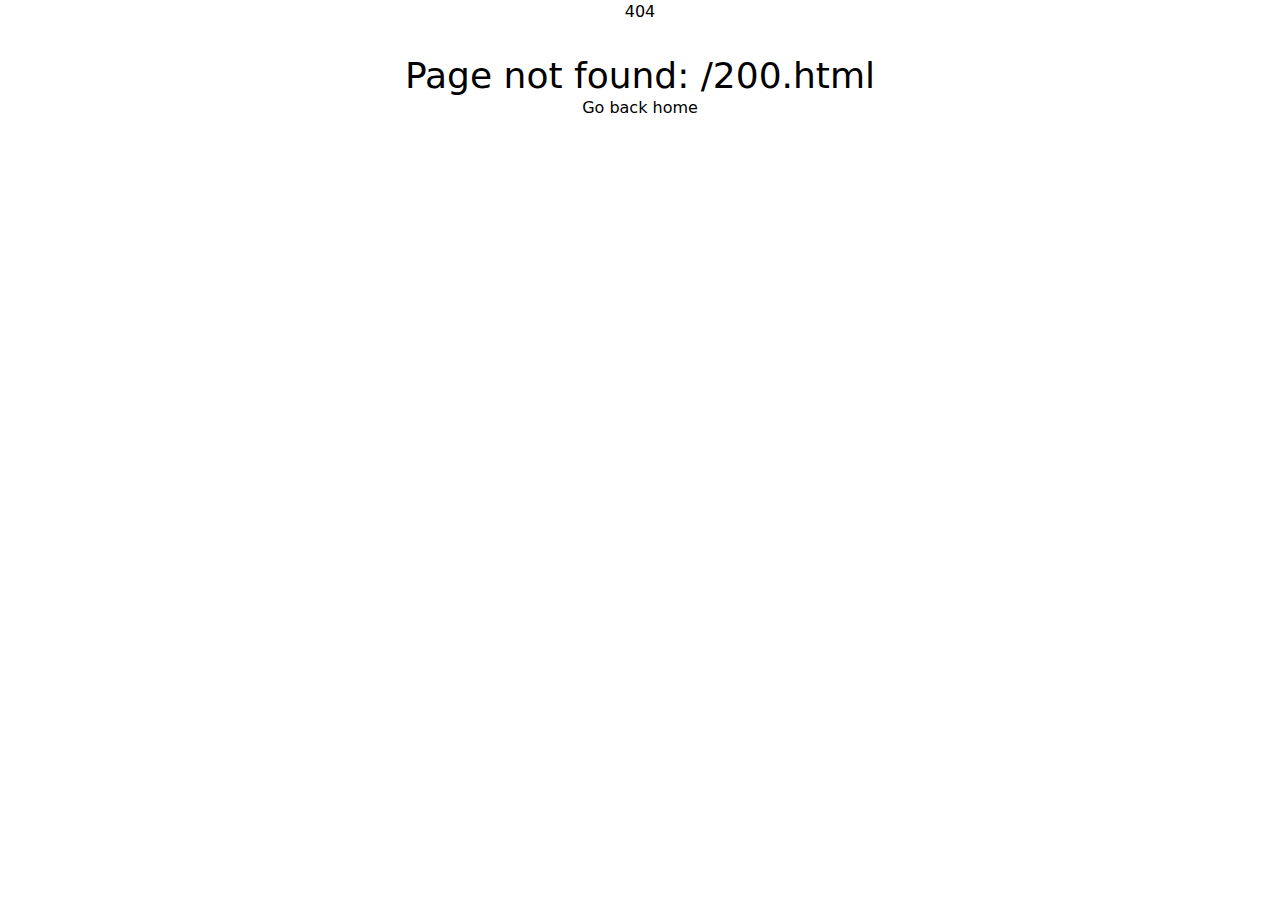
<file: 200.html>
<!DOCTYPE html>
<html >
<head><meta charset="utf-8">
<meta name="viewport" content="width=device-width, initial-scale=1">
<style>/*! tailwindcss v3.3.3 | MIT License | https://tailwindcss.com*/*,:after,:before{border:0 solid #e5e7eb;box-sizing:border-box}:after,:before{--tw-content:""}html{-webkit-text-size-adjust:100%;font-feature-settings:normal;font-family:ui-sans-serif,system-ui,-apple-system,BlinkMacSystemFont,Segoe UI,Roboto,Helvetica Neue,Arial,Noto Sans,sans-serif,Apple Color Emoji,Segoe UI Emoji,Segoe UI Symbol,Noto Color Emoji;font-variation-settings:normal;line-height:1.5;tab-size:4}body{line-height:inherit;margin:0}hr{border-top-width:1px;color:inherit;height:0}abbr:where([title]){-webkit-text-decoration:underline dotted;text-decoration:underline dotted}h1,h2,h3,h4,h5,h6{font-size:inherit;font-weight:inherit}a{color:inherit;text-decoration:inherit}b,strong{font-weight:bolder}code,kbd,pre,samp{font-family:ui-monospace,SFMono-Regular,Menlo,Monaco,Consolas,Liberation Mono,Courier New,monospace;font-size:1em}small{font-size:80%}sub,sup{font-size:75%;line-height:0;position:relative;vertical-align:baseline}sub{bottom:-.25em}sup{top:-.5em}table{border-collapse:collapse;border-color:inherit;text-indent:0}button,input,optgroup,select,textarea{font-feature-settings:inherit;color:inherit;font-family:inherit;font-size:100%;font-variation-settings:inherit;font-weight:inherit;line-height:inherit;margin:0;padding:0}button,select{text-transform:none}[type=button],[type=reset],[type=submit],button{-webkit-appearance:button;background-color:transparent;background-image:none}:-moz-focusring{outline:auto}:-moz-ui-invalid{box-shadow:none}progress{vertical-align:baseline}::-webkit-inner-spin-button,::-webkit-outer-spin-button{height:auto}[type=search]{-webkit-appearance:textfield;outline-offset:-2px}::-webkit-search-decoration{-webkit-appearance:none}::-webkit-file-upload-button{-webkit-appearance:button;font:inherit}summary{display:list-item}blockquote,dd,dl,figure,h1,h2,h3,h4,h5,h6,hr,p,pre{margin:0}fieldset{margin:0}fieldset,legend{padding:0}menu,ol,ul{list-style:none;margin:0;padding:0}dialog{padding:0}textarea{resize:vertical}input::placeholder,textarea::placeholder{color:#9ca3af;opacity:1}[role=button],button{cursor:pointer}:disabled{cursor:default}audio,canvas,embed,iframe,img,object,svg,video{display:block;vertical-align:middle}img,video{height:auto;max-width:100%}[hidden]{display:none}*,:after,:before{--tw-border-spacing-x:0;--tw-border-spacing-y:0;--tw-translate-x:0;--tw-translate-y:0;--tw-rotate:0;--tw-skew-x:0;--tw-skew-y:0;--tw-scale-x:1;--tw-scale-y:1;--tw-pan-x: ;--tw-pan-y: ;--tw-pinch-zoom: ;--tw-scroll-snap-strictness:proximity;--tw-gradient-from-position: ;--tw-gradient-via-position: ;--tw-gradient-to-position: ;--tw-ordinal: ;--tw-slashed-zero: ;--tw-numeric-figure: ;--tw-numeric-spacing: ;--tw-numeric-fraction: ;--tw-ring-inset: ;--tw-ring-offset-width:0px;--tw-ring-offset-color:#fff;--tw-ring-color:rgba(59,130,246,.5);--tw-ring-offset-shadow:0 0 #0000;--tw-ring-shadow:0 0 #0000;--tw-shadow:0 0 #0000;--tw-shadow-colored:0 0 #0000;--tw-blur: ;--tw-brightness: ;--tw-contrast: ;--tw-grayscale: ;--tw-hue-rotate: ;--tw-invert: ;--tw-saturate: ;--tw-sepia: ;--tw-drop-shadow: ;--tw-backdrop-blur: ;--tw-backdrop-brightness: ;--tw-backdrop-contrast: ;--tw-backdrop-grayscale: ;--tw-backdrop-hue-rotate: ;--tw-backdrop-invert: ;--tw-backdrop-opacity: ;--tw-backdrop-saturate: ;--tw-backdrop-sepia: }::backdrop{--tw-border-spacing-x:0;--tw-border-spacing-y:0;--tw-translate-x:0;--tw-translate-y:0;--tw-rotate:0;--tw-skew-x:0;--tw-skew-y:0;--tw-scale-x:1;--tw-scale-y:1;--tw-pan-x: ;--tw-pan-y: ;--tw-pinch-zoom: ;--tw-scroll-snap-strictness:proximity;--tw-gradient-from-position: ;--tw-gradient-via-position: ;--tw-gradient-to-position: ;--tw-ordinal: ;--tw-slashed-zero: ;--tw-numeric-figure: ;--tw-numeric-spacing: ;--tw-numeric-fraction: ;--tw-ring-inset: ;--tw-ring-offset-width:0px;--tw-ring-offset-color:#fff;--tw-ring-color:rgba(59,130,246,.5);--tw-ring-offset-shadow:0 0 #0000;--tw-ring-shadow:0 0 #0000;--tw-shadow:0 0 #0000;--tw-shadow-colored:0 0 #0000;--tw-blur: ;--tw-brightness: ;--tw-contrast: ;--tw-grayscale: ;--tw-hue-rotate: ;--tw-invert: ;--tw-saturate: ;--tw-sepia: ;--tw-drop-shadow: ;--tw-backdrop-blur: ;--tw-backdrop-brightness: ;--tw-backdrop-contrast: ;--tw-backdrop-grayscale: ;--tw-backdrop-hue-rotate: ;--tw-backdrop-invert: ;--tw-backdrop-opacity: ;--tw-backdrop-saturate: ;--tw-backdrop-sepia: }.m-4{margin:1rem}.mx-auto{margin-left:auto;margin-right:auto}.my-4{margin-bottom:1rem;margin-top:1rem}.my-8{margin-top:2rem}.mb-8,.my-8{margin-bottom:2rem}.mt-4{margin-top:1rem}.mt-8{margin-top:2rem}.flex{display:flex}.h-48{height:12rem}.min-h-\[300px\]{min-height:300px}.min-h-screen{min-height:100vh}.w-48{width:12rem}.max-w-5xl{max-width:64rem}.list-inside{list-style-position:inside}.list-disc{list-style-type:disc}.columns-2{column-count:2}.flex-col{flex-direction:column}.items-center{align-items:center}.justify-center{justify-content:center}.justify-between{justify-content:space-between}.gap-2{gap:.5rem}.gap-4{gap:1rem}.gap-8{gap:2rem}.rounded-full{border-radius:9999px}.rounded-md{border-radius:.375rem}.border-2{border-width:2px}.border-b-2{border-bottom-width:2px}.border-sky-500{--tw-border-opacity:1;border-color:rgb(14 165 233/var(--tw-border-opacity))}.border-white{--tw-border-opacity:1;border-color:rgb(255 255 255/var(--tw-border-opacity))}.bg-gray-300{--tw-bg-opacity:1;background-color:rgb(209 213 219/var(--tw-bg-opacity))}.bg-gray-300\/10{background-color:rgba(209,213,219,.1)}.bg-opacity-10{--tw-bg-opacity:0.1}.bg-gradient-to-t{background-image:linear-gradient(to top,var(--tw-gradient-stops))}.from-teal-900{--tw-gradient-from:#134e4a var(--tw-gradient-from-position);--tw-gradient-to:rgba(19,78,74,0) var(--tw-gradient-to-position);--tw-gradient-stops:var(--tw-gradient-from),var(--tw-gradient-to)}.to-indigo-900{--tw-gradient-to:#312e81 var(--tw-gradient-to-position)}.p-4{padding:1rem}.pl-2{padding-left:.5rem}.pl-4{padding-left:1rem}.pl-8{padding-left:2rem}.pt-2{padding-top:.5rem}.pt-4{padding-top:1rem}.text-center{text-align:center}.-indent-8{text-indent:-2rem}.text-2xl{font-size:1.5rem;line-height:2rem}.text-lg{font-size:1.125rem;line-height:1.75rem}.text-sm{font-size:.875rem;line-height:1.25rem}.text-xl{font-size:1.25rem;line-height:1.75rem}.font-bold{font-weight:700}.text-sky-200{--tw-text-opacity:1;color:rgb(186 230 253/var(--tw-text-opacity))}.text-sky-500{--tw-text-opacity:1;color:rgb(14 165 233/var(--tw-text-opacity))}.text-zinc-100{--tw-text-opacity:1;color:rgb(244 244 245/var(--tw-text-opacity))}.text-zinc-400{--tw-text-opacity:1;color:rgb(161 161 170/var(--tw-text-opacity))}.underline{text-decoration-line:underline}.blur{--tw-blur:blur(8px)}.blur,.filter{filter:var(--tw-blur) var(--tw-brightness) var(--tw-contrast) var(--tw-grayscale) var(--tw-hue-rotate) var(--tw-invert) var(--tw-saturate) var(--tw-sepia) var(--tw-drop-shadow)}.transition{transition-duration:.15s;transition-property:color,background-color,border-color,text-decoration-color,fill,stroke,opacity,box-shadow,transform,filter,-webkit-backdrop-filter;transition-property:color,background-color,border-color,text-decoration-color,fill,stroke,opacity,box-shadow,transform,filter,backdrop-filter;transition-property:color,background-color,border-color,text-decoration-color,fill,stroke,opacity,box-shadow,transform,filter,backdrop-filter,-webkit-backdrop-filter;transition-timing-function:cubic-bezier(.4,0,.2,1)}.hover\:text-sky-500:hover{--tw-text-opacity:1;color:rgb(14 165 233/var(--tw-text-opacity))}@media (min-width:640px){.sm\:h-64{height:16rem}.sm\:w-64{width:16rem}.sm\:columns-3{column-count:3}.sm\:columns-4{column-count:4}.sm\:grid-cols-2{grid-template-columns:repeat(2,minmax(0,1fr))}.sm\:flex-row{flex-direction:row}.sm\:justify-evenly{justify-content:space-evenly}.sm\:border-4{border-width:4px}.sm\:text-left{text-align:left}.sm\:text-right{text-align:right}.sm\:text-2xl{font-size:1.5rem;line-height:2rem}.sm\:text-3xl{font-size:1.875rem;line-height:2.25rem}.sm\:text-4xl{font-size:2.25rem;line-height:2.5rem}.sm\:text-lg{font-size:1.125rem;line-height:1.75rem}}</style>
<style>.page-enter-active,.page-leave-active{transition:all .4s}.page-enter-from,.page-leave-to{filter:blur(1rem);opacity:0}</style>
<link rel="modulepreload" as="script" crossorigin href="/_nuxt/entry.130f2c2e.js">
<link rel="prefetch" as="script" crossorigin href="/_nuxt/default.937ce254.js">
<link rel="prefetch" as="script" crossorigin href="/_nuxt/nuxt-link.d68981b8.js">
<link rel="prefetch" as="script" crossorigin href="/_nuxt/config.036deaa9.js">
<link rel="prefetch" as="script" crossorigin href="/_nuxt/error-404.7fd46784.js">
<link rel="prefetch" as="script" crossorigin href="/_nuxt/vue.f36acd1f.cd23743b.js">
<link rel="prefetch" as="script" crossorigin href="/_nuxt/error-500.3273935d.js">
<script type="module" src="/_nuxt/entry.130f2c2e.js" crossorigin></script></head>
<body ><div id="__nuxt"></div><script type="application/json" id="__NUXT_DATA__" data-ssr="false">[{"_errors":1,"serverRendered":2,"data":3,"state":4},{},false,{},{}]</script>
<script>window.__NUXT__={};window.__NUXT__.config={public:{"nuxt-site-config":{siteConfig:{_context:{defaultLocale:"defaults",trailingSlash:"defaults",name:"package.json",indexable:"system",debug:"nuxt-site-config:config",url:"nuxt-site-config:config"},defaultLocale:"en",trailingSlash:false,name:"nuxt-app",indexable:true,debug:false,url:"https://mmxcrono.github.io/"},version:"1.3.0"}},app:{baseURL:"/",buildAssetsDir:"/_nuxt/",cdnURL:""}}</script></body>
</html>
</file>
